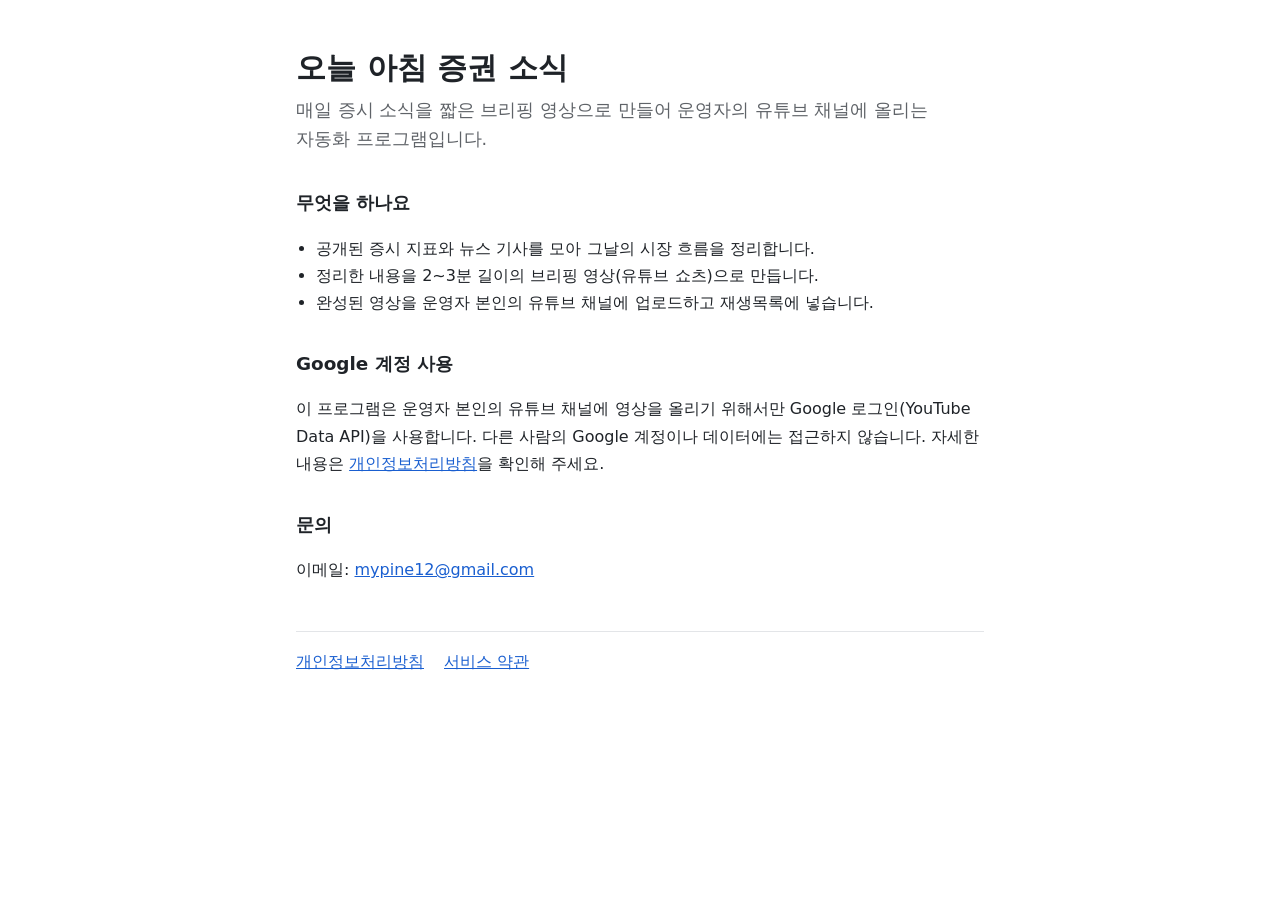
<file: index.html>
<!doctype html>
<html lang="ko">
<head>
<meta charset="utf-8">
<meta name="viewport" content="width=device-width, initial-scale=1">
<title>오늘 아침 증권 소식</title>
<meta name="description" content="매일 증시 소식을 짧은 브리핑 영상으로 만들어 운영자의 유튜브 채널에 올리는 자동화 프로그램입니다.">
<link rel="stylesheet" href="style.css">
</head>
<body>
<main>
  <header>
    <h1>오늘 아침 증권 소식</h1>
    <p class="lead">매일 증시 소식을 짧은 브리핑 영상으로 만들어 운영자의 유튜브 채널에 올리는 자동화 프로그램입니다.</p>
  </header>

  <section>
    <h2>무엇을 하나요</h2>
    <ul>
      <li>공개된 증시 지표와 뉴스 기사를 모아 그날의 시장 흐름을 정리합니다.</li>
      <li>정리한 내용을 2~3분 길이의 브리핑 영상(유튜브 쇼츠)으로 만듭니다.</li>
      <li>완성된 영상을 운영자 본인의 유튜브 채널에 업로드하고 재생목록에 넣습니다.</li>
    </ul>
  </section>

  <section>
    <h2>Google 계정 사용</h2>
    <p>이 프로그램은 운영자 본인의 유튜브 채널에 영상을 올리기 위해서만 Google 로그인(YouTube Data API)을 사용합니다. 다른 사람의 Google 계정이나 데이터에는 접근하지 않습니다. 자세한 내용은 <a href="privacy.html">개인정보처리방침</a>을 확인해 주세요.</p>
  </section>

  <section>
    <h2>문의</h2>
    <p>이메일: <a href="mailto:mypine12@gmail.com">mypine12@gmail.com</a></p>
  </section>

  <footer>
    <a href="privacy.html">개인정보처리방침</a>
    <a href="terms.html">서비스 약관</a>
  </footer>
</main>
</body>
</html>
</file>
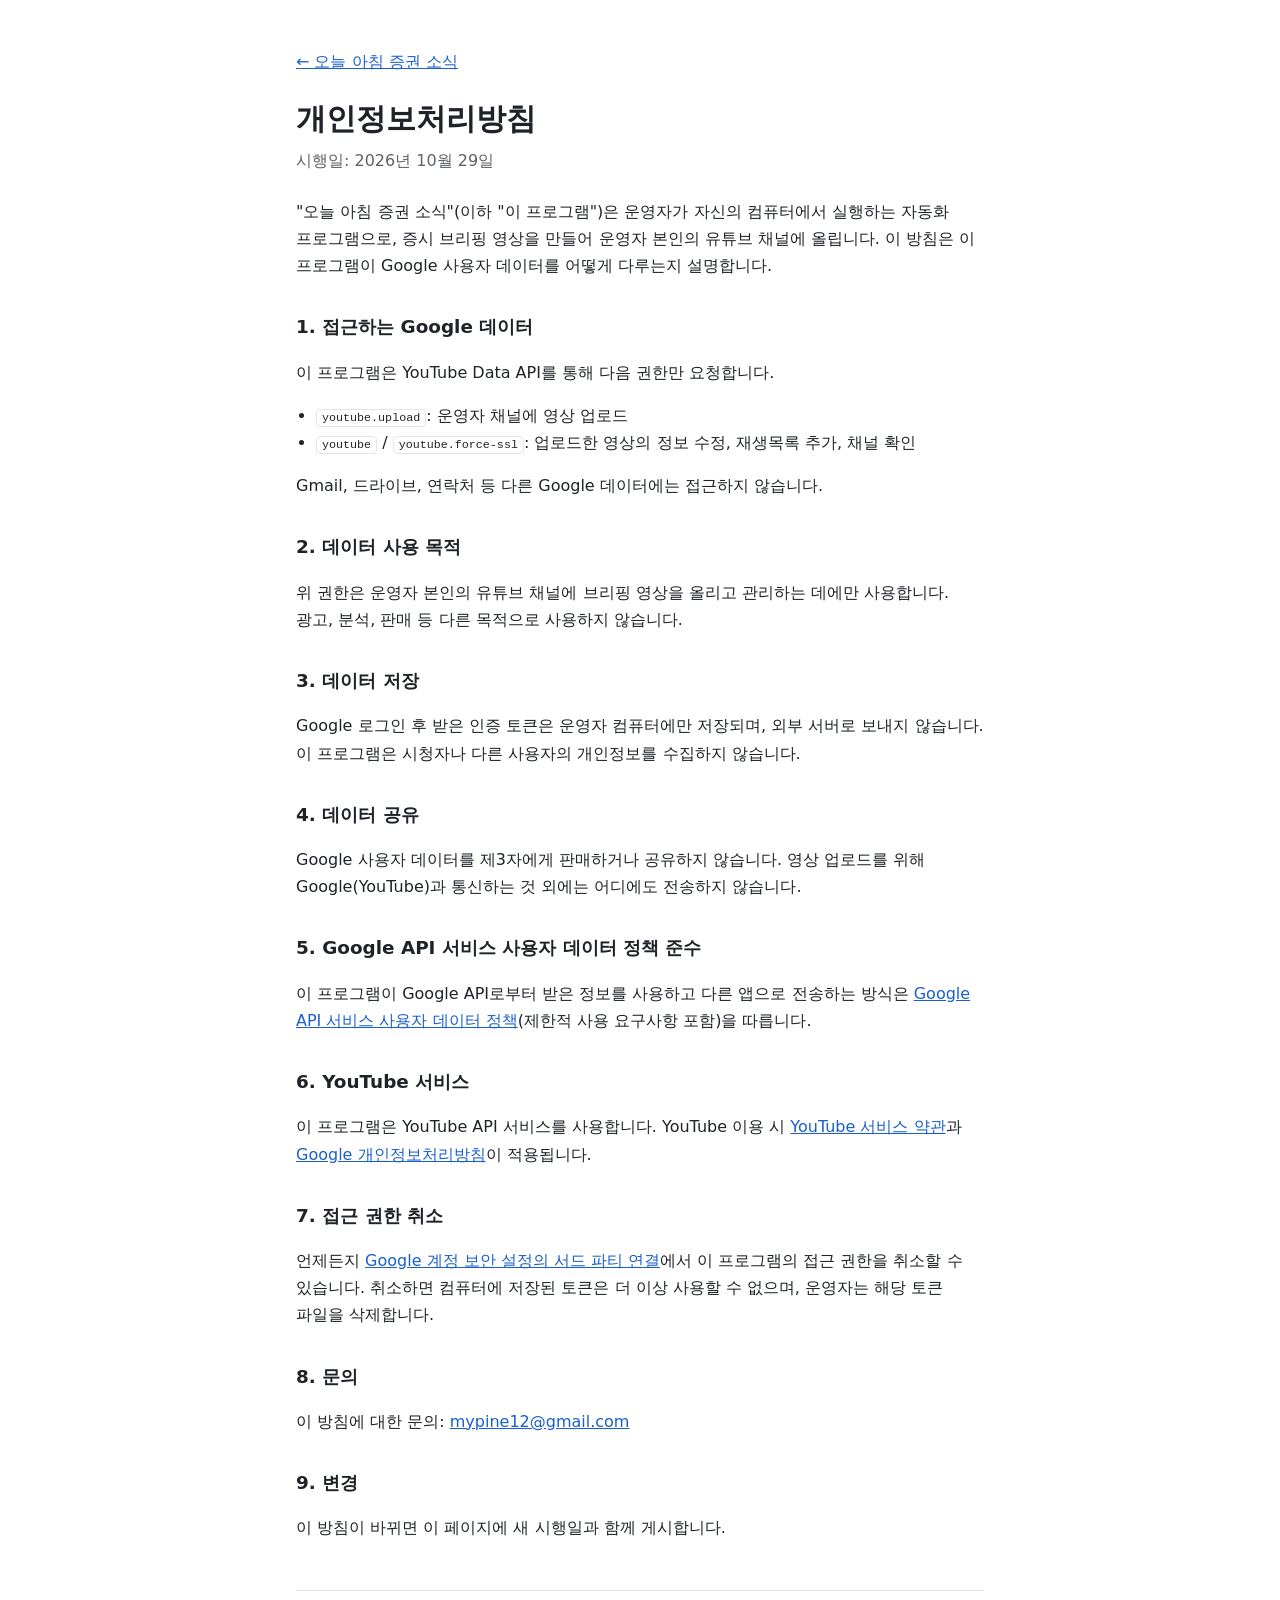
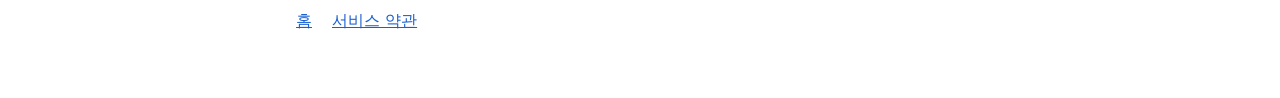
<file: privacy.html>
<!doctype html>
<html lang="ko">
<head>
<meta charset="utf-8">
<meta name="viewport" content="width=device-width, initial-scale=1">
<title>개인정보처리방침 - 오늘 아침 증권 소식</title>
<link rel="stylesheet" href="style.css">
</head>
<body>
<main>
  <p class="back"><a href="index.html">← 오늘 아침 증권 소식</a></p>
  <h1>개인정보처리방침</h1>
  <p class="meta">시행일: 2026년 10월 29일</p>

  <p>"오늘 아침 증권 소식"(이하 "이 프로그램")은 운영자가 자신의 컴퓨터에서 실행하는 자동화 프로그램으로, 증시 브리핑 영상을 만들어 운영자 본인의 유튜브 채널에 올립니다. 이 방침은 이 프로그램이 Google 사용자 데이터를 어떻게 다루는지 설명합니다.</p>

  <h2>1. 접근하는 Google 데이터</h2>
  <p>이 프로그램은 YouTube Data API를 통해 다음 권한만 요청합니다.</p>
  <ul>
    <li><code>youtube.upload</code>: 운영자 채널에 영상 업로드</li>
    <li><code>youtube</code> / <code>youtube.force-ssl</code>: 업로드한 영상의 정보 수정, 재생목록 추가, 채널 확인</li>
  </ul>
  <p>Gmail, 드라이브, 연락처 등 다른 Google 데이터에는 접근하지 않습니다.</p>

  <h2>2. 데이터 사용 목적</h2>
  <p>위 권한은 운영자 본인의 유튜브 채널에 브리핑 영상을 올리고 관리하는 데에만 사용합니다. 광고, 분석, 판매 등 다른 목적으로 사용하지 않습니다.</p>

  <h2>3. 데이터 저장</h2>
  <p>Google 로그인 후 받은 인증 토큰은 운영자 컴퓨터에만 저장되며, 외부 서버로 보내지 않습니다. 이 프로그램은 시청자나 다른 사용자의 개인정보를 수집하지 않습니다.</p>

  <h2>4. 데이터 공유</h2>
  <p>Google 사용자 데이터를 제3자에게 판매하거나 공유하지 않습니다. 영상 업로드를 위해 Google(YouTube)과 통신하는 것 외에는 어디에도 전송하지 않습니다.</p>

  <h2>5. Google API 서비스 사용자 데이터 정책 준수</h2>
  <p>이 프로그램이 Google API로부터 받은 정보를 사용하고 다른 앱으로 전송하는 방식은 <a href="https://developers.google.com/terms/api-services-user-data-policy">Google API 서비스 사용자 데이터 정책</a>(제한적 사용 요구사항 포함)을 따릅니다.</p>

  <h2>6. YouTube 서비스</h2>
  <p>이 프로그램은 YouTube API 서비스를 사용합니다. YouTube 이용 시 <a href="https://www.youtube.com/t/terms">YouTube 서비스 약관</a>과 <a href="https://policies.google.com/privacy">Google 개인정보처리방침</a>이 적용됩니다.</p>

  <h2>7. 접근 권한 취소</h2>
  <p>언제든지 <a href="https://myaccount.google.com/permissions">Google 계정 보안 설정의 서드 파티 연결</a>에서 이 프로그램의 접근 권한을 취소할 수 있습니다. 취소하면 컴퓨터에 저장된 토큰은 더 이상 사용할 수 없으며, 운영자는 해당 토큰 파일을 삭제합니다.</p>

  <h2>8. 문의</h2>
  <p>이 방침에 대한 문의: <a href="mailto:mypine12@gmail.com">mypine12@gmail.com</a></p>

  <h2>9. 변경</h2>
  <p>이 방침이 바뀌면 이 페이지에 새 시행일과 함께 게시합니다.</p>

  <footer>
    <a href="index.html">홈</a>
    <a href="terms.html">서비스 약관</a>
  </footer>
</main>
</body>
</html>
</file>
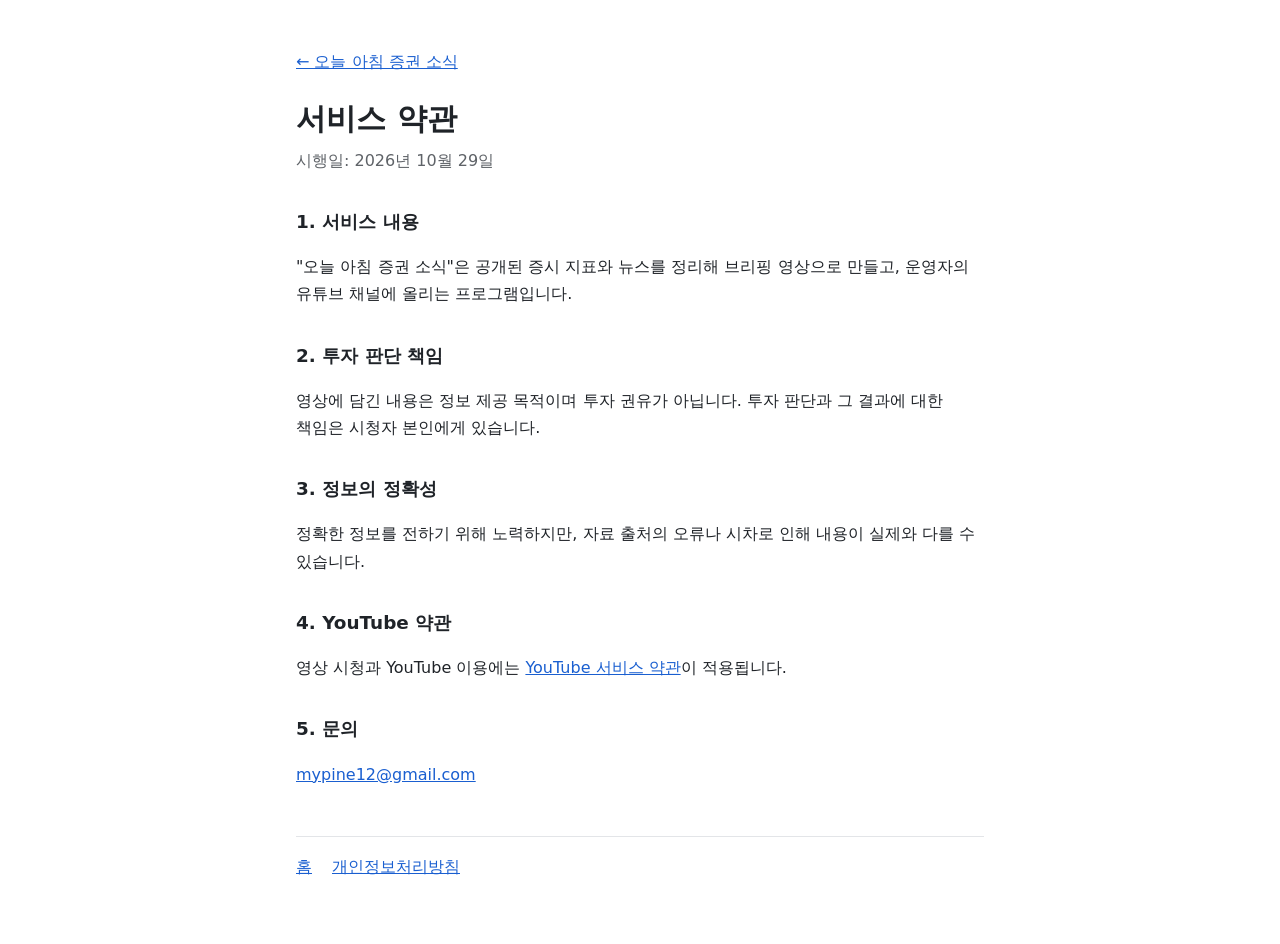
<file: terms.html>
<!doctype html>
<html lang="ko">
<head>
<meta charset="utf-8">
<meta name="viewport" content="width=device-width, initial-scale=1">
<title>서비스 약관 - 오늘 아침 증권 소식</title>
<link rel="stylesheet" href="style.css">
</head>
<body>
<main>
  <p class="back"><a href="index.html">← 오늘 아침 증권 소식</a></p>
  <h1>서비스 약관</h1>
  <p class="meta">시행일: 2026년 10월 29일</p>

  <h2>1. 서비스 내용</h2>
  <p>"오늘 아침 증권 소식"은 공개된 증시 지표와 뉴스를 정리해 브리핑 영상으로 만들고, 운영자의 유튜브 채널에 올리는 프로그램입니다.</p>

  <h2>2. 투자 판단 책임</h2>
  <p>영상에 담긴 내용은 정보 제공 목적이며 투자 권유가 아닙니다. 투자 판단과 그 결과에 대한 책임은 시청자 본인에게 있습니다.</p>

  <h2>3. 정보의 정확성</h2>
  <p>정확한 정보를 전하기 위해 노력하지만, 자료 출처의 오류나 시차로 인해 내용이 실제와 다를 수 있습니다.</p>

  <h2>4. YouTube 약관</h2>
  <p>영상 시청과 YouTube 이용에는 <a href="https://www.youtube.com/t/terms">YouTube 서비스 약관</a>이 적용됩니다.</p>

  <h2>5. 문의</h2>
  <p><a href="mailto:mypine12@gmail.com">mypine12@gmail.com</a></p>

  <footer>
    <a href="index.html">홈</a>
    <a href="privacy.html">개인정보처리방침</a>
  </footer>
</main>
</body>
</html>
</file>
<file: style.css>
:root {
  --bg: #ffffff;
  --text: #1f2328;
  --muted: #5f6368;
  --line: #e3e5e8;
  --link: #1a5fd0;
}
@media (prefers-color-scheme: dark) {
  :root {
    --bg: #16181b;
    --text: #e8eaed;
    --muted: #9aa0a6;
    --line: #2e3237;
    --link: #8ab4f8;
  }
}
* { box-sizing: border-box; }
body {
  margin: 0;
  background: var(--bg);
  color: var(--text);
  font-family: "Pretendard", "Apple SD Gothic Neo", "Malgun Gothic", system-ui, sans-serif;
  line-height: 1.7;
  word-break: keep-all;
}
main { max-width: 720px; margin: 0 auto; padding: 48px 16px 64px; }
h1 { font-size: 1.9rem; line-height: 1.3; margin: 0 0 8px; }
h2 { font-size: 1.15rem; margin: 32px 0 8px; }
.lead { font-size: 1.1rem; color: var(--muted); margin: 0; }
.meta { color: var(--muted); margin: 0 0 24px; }
.back { margin: 0 0 24px; }
a { color: var(--link); }
code { font-size: 0.9em; padding: 1px 5px; border: 1px solid var(--line); border-radius: 4px; }
ul { padding-left: 20px; }
footer { margin-top: 48px; padding-top: 16px; border-top: 1px solid var(--line); display: flex; gap: 20px; }
</file>
